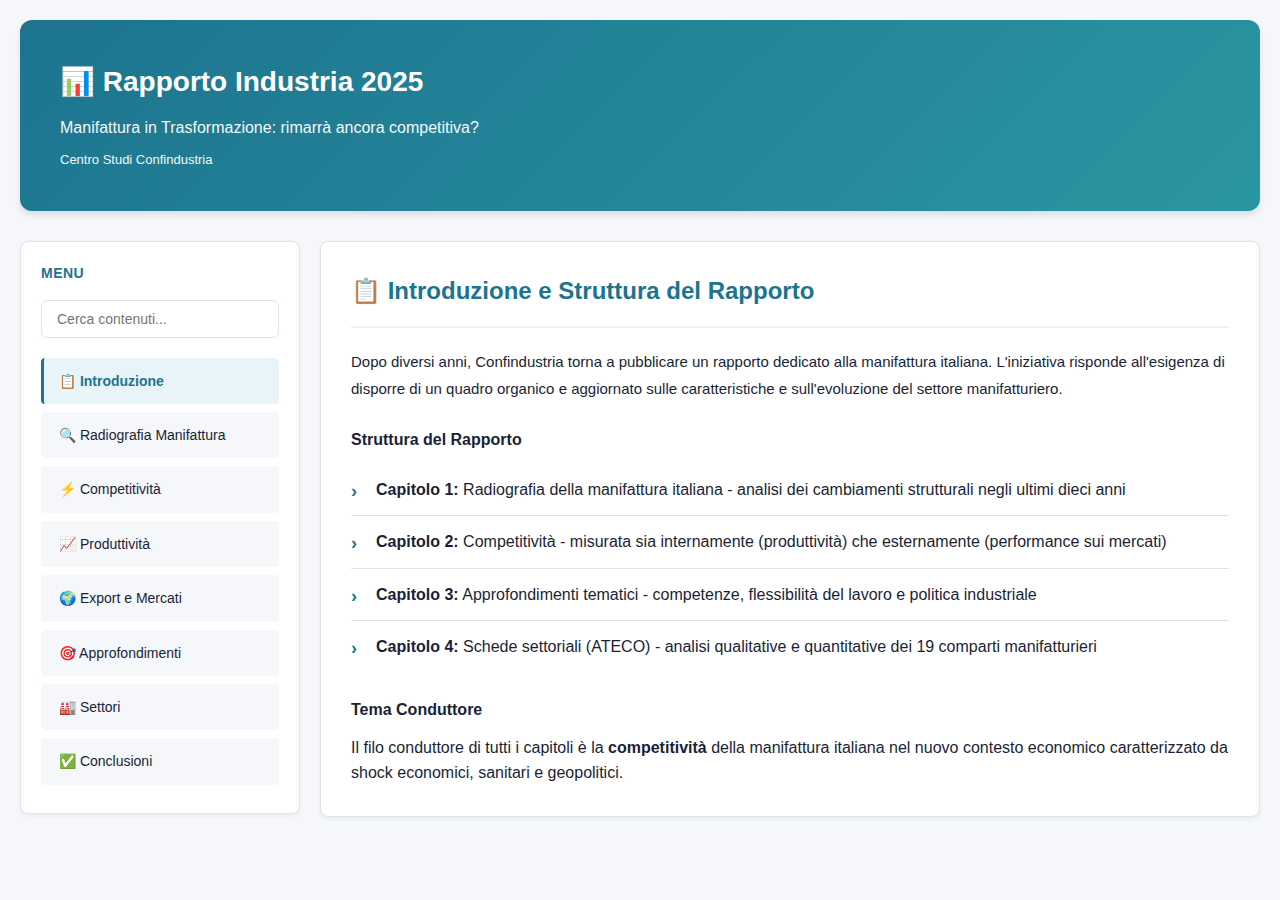
<file: index.html>
<!DOCTYPE html>
<html lang="it">
<head>
    <meta charset="UTF-8">
    <meta name="viewport" content="width=device-width, initial-scale=1.0">
    <title>Rapporto Industria 2025 - Manifattura in Trasformazione</title>
    <style>
        :root {
            --color-primary: #1d748f;
            --color-secondary: #2a96a1;
            --color-bg: #f5f7fa;
            --color-surface: #ffffff;
            --color-text: #1a1f36;
            --color-text-light: #6c757d;
            --color-border: #e0e4e8;
            --color-accent-1: #e8f4f8;
            --color-accent-2: #fef5e7;
            --color-accent-3: #f0f8f5;
            --color-accent-4: #fdf5f5;
        }

        * {
            box-sizing: border-box;
            margin: 0;
            padding: 0;
        }

        body {
            font-family: -apple-system, BlinkMacSystemFont, 'Segoe UI', Roboto, sans-serif;
            background-color: var(--color-bg);
            color: var(--color-text);
            line-height: 1.6;
        }

        .container {
            max-width: 1400px;
            margin: 0 auto;
            padding: 20px;
        }

        header {
            background: linear-gradient(135deg, var(--color-primary) 0%, var(--color-secondary) 100%);
            color: white;
            padding: 40px;
            border-radius: 12px;
            margin-bottom: 30px;
            box-shadow: 0 4px 6px rgba(0,0,0,0.1);
        }

        header h1 {
            font-size: 28px;
            margin-bottom: 10px;
        }

        header p {
            font-size: 16px;
            opacity: 0.95;
        }

        .main-layout {
            display: grid;
            grid-template-columns: 280px 1fr;
            gap: 20px;
        }

        .sidebar {
            background: var(--color-surface);
            border-radius: 8px;
            padding: 20px;
            height: fit-content;
            position: sticky;
            top: 20px;
            box-shadow: 0 2px 4px rgba(0,0,0,0.05);
            border: 1px solid var(--color-border);
        }

        .sidebar h3 {
            font-size: 14px;
            text-transform: uppercase;
            color: var(--color-primary);
            margin-bottom: 15px;
            font-weight: 600;
            letter-spacing: 0.5px;
        }

        .menu-item {
            padding: 12px 15px;
            margin-bottom: 8px;
            background: var(--color-bg);
            border-left: 3px solid transparent;
            cursor: pointer;
            border-radius: 4px;
            transition: all 0.2s ease;
            font-size: 14px;
            color: var(--color-text);
        }

        .menu-item:hover {
            background: var(--color-accent-1);
            border-left-color: var(--color-secondary);
        }

        .menu-item.active {
            background: var(--color-accent-1);
            border-left-color: var(--color-primary);
            color: var(--color-primary);
            font-weight: 600;
        }

        .content-area {
            background: var(--color-surface);
            border-radius: 8px;
            padding: 30px;
            box-shadow: 0 2px 4px rgba(0,0,0,0.05);
            border: 1px solid var(--color-border);
        }

        .section {
            display: none;
        }

        .section.active {
            display: block;
            animation: fadeIn 0.3s ease;
        }

        @keyframes fadeIn {
            from { opacity: 0; transform: translateY(10px); }
            to { opacity: 1; transform: translateY(0); }
        }

        .section h2 {
            font-size: 24px;
            color: var(--color-primary);
            margin-bottom: 20px;
            border-bottom: 2px solid var(--color-accent-1);
            padding-bottom: 15px;
        }

        .section h3 {
            font-size: 16px;
            color: var(--color-text);
            margin-top: 25px;
            margin-bottom: 12px;
            font-weight: 600;
        }

        .bullet-list {
            list-style: none;
            padding: 0;
        }

        .bullet-list li {
            padding: 12px 0 12px 25px;
            position: relative;
            color: var(--color-text);
            line-height: 1.7;
            border-bottom: 1px solid var(--color-border);
        }

        .bullet-list li:last-child {
            border-bottom: none;
        }

        .bullet-list li:before {
            content: "›";
            position: absolute;
            left: 0;
            color: var(--color-primary);
            font-weight: bold;
            font-size: 18px;
        }

        .stat-card {
            background: var(--color-accent-1);
            border-left: 4px solid var(--color-primary);
            padding: 18px;
            margin: 15px 0;
            border-radius: 6px;
            font-size: 14px;
        }

        .stat-card .label {
            color: var(--color-text-light);
            font-size: 12px;
            text-transform: uppercase;
            margin-bottom: 8px;
        }

        .stat-card .value {
            font-size: 18px;
            font-weight: 600;
            color: var(--color-primary);
        }

        .highlight {
            background: var(--color-accent-2);
            padding: 20px;
            border-radius: 6px;
            margin: 20px 0;
            border-left: 4px solid #f39c12;
        }

        .highlight p {
            margin: 0;
            font-size: 14px;
            line-height: 1.8;
        }

        .tabs {
            display: flex;
            gap: 10px;
            margin-bottom: 20px;
            border-bottom: 2px solid var(--color-border);
        }

        .tab-btn {
            padding: 12px 20px;
            background: none;
            border: none;
            color: var(--color-text-light);
            cursor: pointer;
            font-size: 14px;
            font-weight: 500;
            border-bottom: 2px solid transparent;
            margin-bottom: -2px;
            transition: all 0.2s ease;
        }

        .tab-btn:hover {
            color: var(--color-primary);
        }

        .tab-btn.active {
            color: var(--color-primary);
            border-bottom-color: var(--color-primary);
        }

        .comparison-table {
            width: 100%;
            border-collapse: collapse;
            margin: 20px 0;
            font-size: 14px;
        }

        .comparison-table th {
            background: var(--color-accent-1);
            color: var(--color-primary);
            padding: 12px;
            text-align: left;
            font-weight: 600;
            border: 1px solid var(--color-border);
        }

        .comparison-table td {
            padding: 12px;
            border: 1px solid var(--color-border);
        }

        .comparison-table tr:nth-child(even) {
            background: var(--color-bg);
        }

        .footnote {
            font-size: 12px;
            color: var(--color-text-light);
            margin-top: 20px;
            padding-top: 15px;
            border-top: 1px solid var(--color-border);
            font-style: italic;
        }

        .search-box {
            margin-bottom: 20px;
        }

        .search-box input {
            width: 100%;
            padding: 10px 15px;
            border: 1px solid var(--color-border);
            border-radius: 6px;
            font-size: 14px;
        }

        .search-results {
            margin-top: 15px;
            font-size: 12px;
            color: var(--color-text-light);
        }

        .no-results {
            text-align: center;
            padding: 40px 20px;
            color: var(--color-text-light);
        }

        @media (max-width: 768px) {
            .main-layout {
                grid-template-columns: 1fr;
            }

            .sidebar {
                position: static;
            }

            header h1 {
                font-size: 20px;
            }

            .content-area {
                padding: 20px;
            }
        }
    </style>
</head>
<body>
    <div class="container">
        <header>
            <h1>📊 Rapporto Industria 2025</h1>
            <p>Manifattura in Trasformazione: rimarrà ancora competitiva?</p>
            <p style="font-size: 13px; margin-top: 10px;">Centro Studi Confindustria</p>
        </header>

        <div class="main-layout">
            <div class="sidebar">
                <h3>Menu</h3>
                <div class="search-box">
                    <input type="text" id="searchInput" placeholder="Cerca contenuti...">
                    <div class="search-results" id="searchResults"></div>
                </div>

                <div class="menu-item active" onclick="showSection('overview')">📋 Introduzione</div>
                <div class="menu-item" onclick="showSection('radiografia')">🔍 Radiografia Manifattura</div>
                <div class="menu-item" onclick="showSection('competitività')">⚡ Competitività</div>
                <div class="menu-item" onclick="showSection('produttività')">📈 Produttività</div>
                <div class="menu-item" onclick="showSection('export')">🌍 Export e Mercati</div>
                <div class="menu-item" onclick="showSection('approfondimenti')">🎯 Approfondimenti</div>
                <div class="menu-item" onclick="showSection('settori')">🏭 Settori</div>
                <div class="menu-item" onclick="showSection('conclusioni')">✅ Conclusioni</div>
            </div>

            <div class="content-area">
                <!-- INTRODUZIONE -->
                <div id="overview" class="section active">
                    <h2>📋 Introduzione e Struttura del Rapporto</h2>
                    <p style="font-size: 15px; line-height: 1.8; margin-bottom: 20px;">Dopo diversi anni, Confindustria torna a pubblicare un rapporto dedicato alla manifattura italiana. L'iniziativa risponde all'esigenza di disporre di un quadro organico e aggiornato sulle caratteristiche e sull'evoluzione del settore manifatturiero.</p>

                    <h3>Struttura del Rapporto</h3>
                    <ul class="bullet-list">
                        <li><strong>Capitolo 1:</strong> Radiografia della manifattura italiana - analisi dei cambiamenti strutturali negli ultimi dieci anni</li>
                        <li><strong>Capitolo 2:</strong> Competitività - misurata sia internamente (produttività) che esternamente (performance sui mercati)</li>
                        <li><strong>Capitolo 3:</strong> Approfondimenti tematici - competenze, flessibilità del lavoro e politica industriale</li>
                        <li><strong>Capitolo 4:</strong> Schede settoriali (ATECO) - analisi qualitative e quantitative dei 19 comparti manifatturieri</li>
                    </ul>

                    <h3>Tema Conduttore</h3>
                    <p>Il filo conduttore di tutti i capitoli è la <strong>competitività</strong> della manifattura italiana nel nuovo contesto economico caratterizzato da shock economici, sanitari e geopolitici.</p>
                </div>

                <!-- RADIOGRAFIA -->
                <div id="radiografia" class="section">
                    <h2>🔍 Radiografia della Manifattura Italiana</h2>

                    <h3>Posizione nel Contesto Globale</h3>
                    <div class="stat-card">
                        <div class="label">Ranking Mondiale</div>
                        <div class="value">8ª manifattura al mondo, 2ª in Europa</div>
                    </div>
                    <ul class="bullet-list">
                        <li>2,1% del valore aggiunto manifatturiero globale</li>
                        <li>13% del valore aggiunto manifatturiero europeo</li>
                        <li>15% del PIL italiano (30% considerando l'indotto)</li>
                        <li>35% degli investimenti in macchinari e attrezzature</li>
                        <li>50% della spesa in R&S nazionale</li>
                    </ul>

                    <h3>Specializzazione Settoriale</h3>
                    <ul class="bullet-list">
                        <li><strong>Media e bassa intensità tecnologica:</strong> ~60% del valore aggiunto</li>
                        <li><strong>Meccanica strumentale:</strong> 14% del valore aggiunto manifatturiero</li>
                        <li><strong>Prodotti in metallo:</strong> 13%</li>
                        <li><strong>Alimentare:</strong> 9%</li>
                        <li><strong>Tessile, abbigliamento, pelle, mobili:</strong> Pesi particolarmente elevati nel contesto europeo (20-50%)</li>
                    </ul>

                    <h3>Dimensione Aziendale</h3>
                    <table class="comparison-table">
                        <tr>
                            <th>Indicatore</th>
                            <th>Italia</th>
                            <th>Francia</th>
                            <th>Germania</th>
                            <th>Spagna</th>
                        </tr>
                        <tr>
                            <td>Quota grandi imprese (250+ addetti)</td>
                            <td><strong>42%</strong></td>
                            <td>74%</td>
                            <td>75%</td>
                            <td>-</td>
                        </tr>
                        <tr>
                            <td>Quota micro e piccole imprese</td>
                            <td><strong>30%+</strong></td>
                            <td>~14%</td>
                            <td>~10%</td>
                            <td>-</td>
                        </tr>
                    </table>

                    <div class="highlight">
                        <p><strong>⚠️ Nota importante:</strong> Nell'ultimo decennio, riduzione del 12% delle micro imprese e significativa crescita della dimensione media tra le grandi imprese, indicando un processo di selezione e consolidamento del tessuto produttivo.</p>
                    </div>

                    <h3>Salari e Produttività</h3>
                    <ul class="bullet-list">
                        <li>Produttività superiore rispetto ad altri settori</li>
                        <li>Salari +20% vs servizi, +21% vs costruzioni, +8,3% vs settore pubblico</li>
                    </ul>

                    <h3>Solidità Finanziaria</h3>
                    <ul class="bullet-list">
                        <li>Capitale proprio sul totale passivo: dal 34,5% (2007) al 48,9% (2023)</li>
                        <li>Stock di prestiti: dal 100% del valore aggiunto (2011) al 56% (2024)</li>
                        <li>Allentamento vincoli finanziari associato a +5-10% produttività media</li>
                    </ul>

                    <h3>Apertura ai Mercati Internazionali</h3>
                    <div class="stat-card">
                        <div class="label">Export 2023</div>
                        <div class="value">48,2% della produzione</div>
                    </div>
                    <ul class="bullet-list">
                        <li>Surplus commerciale: ~120 miliardi di euro</li>
                        <li>Principale motore: meccanica strumentale</li>
                        <li>Esportazioni altamente diversificate per settore e mercato</li>
                    </ul>

                    <h3>Dipendenze Critiche</h3>
                    <ul class="bullet-list">
                        <li>364 prodotti critici per ~26 miliardi di euro (8,7% del valore aggiunto)</li>
                        <li>Riduzione di circa 1/3 negli ultimi 8 anni</li>
                        <li>Farmaceutica: alta concentrazione delle importazioni</li>
                        <li>Elettronica: esposizione geopolitica alta (80-90% dalla Cina)</li>
                    </ul>

                    <h3>Dinamica Recente (2023-2024)</h3>
                    <ul class="bullet-list">
                        <li>Calo della produzione: -2,0% (2023), -4,0% (2024)</li>
                        <li>Livelli produttivi tornati al di sotto dei pre-pandemia</li>
                        <li>2025: recupero moderato (+0,5% primo trimestre, +0,2% secondo, -0,5% terzo)</li>
                    </ul>
                </div>

                <!-- COMPETITIVITÀ -->
                <div id="competitività" class="section">
                    <h2>⚡ Competitività della Manifattura Italiana</h2>

                    <div class="tabs">
                        <button class="tab-btn active" onclick="switchTab('comp-interna', this)">Competitività Interna</button>
                        <button class="tab-btn" onclick="switchTab('comp-esterna', this)">Competitività Esterna</button>
                    </div>

                    <div id="comp-interna" class="tab-content" style="display: block;">
                        <h3>Competitività Interna: Produttività</h3>
                        <p>La bassa dinamica della produttività rappresenta una delle principali criticità strutturali della manifattura italiana.</p>

                        <div class="highlight">
                            <p><strong>Crescita cumulata negli ultimi 30 anni:</strong> +26% in Italia vs +78% in Francia/Germania, +54% in Spagna</p>
                        </div>

                        <ul class="bullet-list">
                            <li><strong>Periodo 1995-2014:</strong> Divergenza principale dai competitors europei (contributo negativo della PTF)</li>
                            <li><strong>Periodo 2015-2019:</strong> Segnali di convergenza verso Francia/Germania</li>
                            <li><strong>Periodo 2020-2024:</strong> Crisi sanitaria e shock energetico hanno rallentato convergenza</li>
                        </ul>

                        <h3>Effetto dello Shock Energetico</h3>
                        <ul class="bullet-list">
                            <li>L'Italia colpita più severamente rispetto ad altri paesi europei</li>
                            <li>Incremento marcato dell'incidenza dei costi energetici</li>
                            <li>Rischi: riduzione incentivi a investire nei settori energy-intensive</li>
                            <li>Labour hoarding 2023-2024: calo della produttività del lavoro per calo della produzione</li>
                        </ul>
                    </div>

                    <div id="comp-esterna" class="tab-content" style="display: none;">
                        <h3>Competitività Esterna: Mercati Internazionali</h3>
                        <div class="stat-card">
                            <div class="label">Crescita export 2015-2024</div>
                            <div class="value">+2,4% annuo medio</div>
                        </div>
                        <ul class="bullet-list">
                            <li><strong>Francia:</strong> +0,8% annuo</li>
                            <li><strong>Germania:</strong> +1,1% annuo</li>
                            <li><strong>Spagna:</strong> In linea con l'Italia</li>
                        </ul>

                        <h3>Fattori di Successo</h3>
                        <ul class="bullet-list">
                            <li><strong>Diffusi guadagni di qualità:</strong> Particolarmente evidenti in farmaceutica, mezzi di trasporto, alimentare e bevande</li>
                            <li><strong>Dinamica favorevole dei prezzi:</strong> Contenimento del costo del lavoro per unità di prodotto</li>
                            <li><strong>Produttività del lavoro:</strong> Contributo positivo in diversi comparti</li>
                        </ul>

                        <div class="highlight">
                            <p><strong>✅ Conclusione:</strong> L'Italia ha guadagnato quote nei mercati internazionali rispetto ai principali paesi europei, mostrando un rafforzamento della competitività "rivelata".</p>
                        </div>
                    </div>
                </div>

                <!-- PRODUTTIVITÀ -->
                <div id="produttività" class="section">
                    <h2>📈 Dinamica della Produttività</h2>

                    <h3>Contributi alla Crescita della Produttività</h3>
                    <ul class="bullet-list">
                        <li><strong>Effetto "within sectors":</strong> Variazioni positive nella produttività media e riallocazione efficiente delle risorse entro settori (contributo maggiore)</li>
                        <li><strong>Effetto "between sectors":</strong> Riallocazione tra comparti manifatturieri diversi (contributo limitato)</li>
                    </ul>

                    <h3>Caratteristiche Principali</h3>
                    <ul class="bullet-list">
                        <li>Miglioramento più marcato tra le imprese alla frontiera della distribuzione della produttività</li>
                        <li>Incremento del divario tra imprese alla frontiera e resto del tessuto produttivo</li>
                        <li>Assenza di cambiamenti strutturali rilevanti nella composizione settoriale</li>
                        <li>Contributi complessivamente modesti in termini assoluti</li>
                    </ul>

                    <h3>Leve per Rafforzare la Produttività</h3>
                    <div class="highlight">
                        <p>Per rafforzare in modo duraturo la dinamica della produttività, è necessario agire contestualmente su più fronti:</p>
                    </div>
                    <ul class="bullet-list">
                        <li>Sostenere l'innovazione e l'efficienza delle imprese alla frontiera</li>
                        <li>Promuovere diffusione delle migliori pratiche gestionali e tecnologiche tra realtà meno produttive</li>
                        <li>Favorire la crescita dimensionale delle imprese meno efficienti</li>
                        <li>Agevolare riallocazione delle risorse verso imprese e settori con maggiore potenziale</li>
                    </ul>

                    <h3>Investimenti in Capitale Fisico e Immateriale</h3>
                    <table class="comparison-table">
                        <tr>
                            <th>Tipo di Investimento</th>
                            <th>Italia (2015-2024)</th>
                            <th>Francia</th>
                            <th>Germania</th>
                        </tr>
                        <tr>
                            <td>Capitale fisso totale</td>
                            <td>25% del V.A.</td>
                            <td>22%</td>
                            <td>20%</td>
                        </tr>
                        <tr>
                            <td>Beni materiali</td>
                            <td>18,1%</td>
                            <td>11%</td>
                            <td>9,3%</td>
                        </tr>
                        <tr>
                            <td>Beni immateriali</td>
                            <td>15%</td>
                            <td>23%</td>
                            <td>18%</td>
                        </tr>
                    </table>

                    <p style="margin-top: 15px; font-size: 13px; color: var(--color-text-light);"><strong>Nota:</strong> L'Italia investe più in beni materiali ma meno in immateriali (proprietà intellettuale, R&S), indicando un gap nell'innovazione tecnologica.</p>
                </div>

                <!-- EXPORT -->
                <div id="export" class="section">
                    <h2>🌍 Export e Mercati Internazionali</h2>

                    <h3>Principali Settori Esportatori (Media 2023-2024)</h3>
                    <table class="comparison-table">
                        <tr>
                            <th>Settore</th>
                            <th>% Export Manifatturiero</th>
                        </tr>
                        <tr>
                            <td>Meccanica</td>
                            <td><strong>17,1%</strong></td>
                        </tr>
                        <tr>
                            <td>Tessile-Abbigliamento-Pelle</td>
                            <td><strong>10,8%</strong></td>
                        </tr>
                        <tr>
                            <td>Alimentare e Bevande</td>
                            <td><strong>9,8%</strong></td>
                        </tr>
                        <tr>
                            <td>Farmaceutica</td>
                            <td><strong>8,6%</strong></td>
                        </tr>
                        <tr>
                            <td>Autoveicoli</td>
                            <td><strong>7,3%</strong></td>
                        </tr>
                    </table>

                    <h3>Dinamiche Settoriali</h3>
                    <ul class="bullet-list">
                        <li><strong>Farmaceutica:</strong> Incremento particolarmente significativo dell'apertura agli scambi commerciali</li>
                        <li><strong>Meccanica strumentale:</strong> Principale trainante del surplus commerciale (~120 miliardi euro)</li>
                    </ul>

                    <h3>Qualità e Posizionamento</h3>
                    <div class="stat-card">
                        <div class="label">Fattore Competitivo Principale</div>
                        <div class="value">Qualità dei Prodotti</div>
                    </div>
                    <ul class="bullet-list">
                        <li>Guadagni di qualità diffusi tra i settori</li>
                        <li>Particolarmente evidenti in: farmaceutica, mezzi di trasporto, alimentare-bevande</li>
                        <li>Complementati da: contenimento costi lavoro/unità di prodotto, produttività del lavoro</li>
                    </ul>
                </div>

                <!-- APPROFONDIMENTI -->
                <div id="approfondimenti" class="section">
                    <h2>🎯 Approfondimenti Tematici</h2>

                    <h3>Tema 1: Il Valore di Competenze, Flessibilità e Inclusione</h3>
                    <p>La capacità dell'industria italiana di crescere e competere nei prossimi decenni dipenderà in misura crescente dal funzionamento del suo mercato del lavoro.</p>

                    <h4 style="margin-top: 20px; font-size: 15px; color: var(--color-text);">Sfide principali:</h4>
                    <ul class="bullet-list">
                        <li>Declino demografico</li>
                        <li>Trasformazione tecnologica</li>
                        <li>Necessità di adattamento delle competenze</li>
                    </ul>

                    <h4 style="margin-top: 20px; font-size: 15px; color: var(--color-text);">Direttrici di politica economica:</h4>
                    <ul class="bullet-list">
                        <li><strong>Ampliare base occupazionale:</strong> Investimenti in asili nido e servizi di cura per favorire occupazione femminile e giovanile</li>
                        <li><strong>Rafforzare produttività:</strong> Diffusione di buone pratiche manageriali essenziali per adozione consapevole tecnologie digitali</li>
                        <li><strong>Migliorare efficienza istituzionale:</strong> Quadro regolatorio che incentivi mobilità del lavoro e investimenti innovativi, riducendo incertezza</li>
                    </ul>

                    <h3>Tema 2: Il Ritorno della Politica Industriale</h3>
                    <p>L'intervento pubblico è nuovamente percepito come strumento necessario per rafforzare resilienza, rivitalizzare produttività e accelerare transizione digitale e verde.</p>

                    <h4 style="margin-top: 20px; font-size: 15px; color: var(--color-text);">Evidenze principali:</h4>
                    <ul class="bullet-list">
                        <li>Sussidi pubblici diffusi tra grandi gruppi manifatturieri</li>
                        <li>Forti eterogeneità tra paesi e settori</li>
                        <li>Cina caratterizzata dai livelli di supporto più elevati</li>
                        <li>Relazione positiva tra intensità aiuti e quote sui mercati globali</li>
                    </ul>

                    <h4 style="margin-top: 20px; font-size: 15px; color: var(--color-text);">Fattori di successo:</h4>
                    <ul class="bullet-list">
                        <li><strong>Criteri di allocazione oggettivi:</strong> Più efficienti della discrezionalità politica</li>
                        <li><strong>Coerenza con struttura produttiva:</strong> Orientare verso prodotti ad alta complessità tecnologica</li>
                        <li><strong>Sostenibilità nel tempo:</strong> Sviluppare vantaggio comparato duraturo con ricadute positive sulla crescita</li>
                    </ul>
                </div>

                <!-- SETTORI -->
                <div id="settori" class="section">
                    <h2>🏭 Analisi Settoriale</h2>

                    <h3>Caratteristiche Comuni della Manifattura Italiana</h3>
                    <ul class="bullet-list">
                        <li>Forte interconnessione con mercati internazionali</li>
                        <li>Struttura dimensionale orientata verso le PMI</li>
                        <li>Elevati livelli di produttività nelle medie e grandi imprese</li>
                        <li>Eterogeneità marcata nei dinamiche competitive dei singoli comparti</li>
                    </ul>

                    <h3>Fattori di Vantaggio Competitivo (per Settore)</h3>
                    <div class="highlight">
                        <p><strong>Secondo le associazioni di categoria:</strong></p>
                    </div>
                    <ul class="bullet-list">
                        <li>Qualità dei prodotti (trasversale)</li>
                        <li>Elevata specializzazione settoriale</li>
                        <li>Competenze tecniche consolidate</li>
                        <li>Tradizione e know-how storico nei comparti storici</li>
                    </ul>

                    <h3>Ostacoli alla Competitività (per Settore)</h3>
                    <div class="highlight">
                        <p><strong>Principali criticità identificate:</strong></p>
                    </div>
                    <ul class="bullet-list">
                        <li>Costo dell'energia (energy-intensive sectors)</li>
                        <li>Prezzo dei beni intermedi</li>
                        <li>Incertezza geopolitica</li>
                        <li>Pressioni dalla competizione internazionale</li>
                    </ul>

                    <h3>Transizione Verde</h3>
                    <p>Elemento ambivalente che genera:</p>
                    <ul class="bullet-list">
                        <li><strong>Opportunità:</strong> Sviluppo di nuovi prodotti e processi sostenibili</li>
                        <li><strong>Pressioni competitive:</strong> A seconda dei settori e dell'intensità degli investimenti richiesti</li>
                    </ul>
                </div>

                <!-- CONCLUSIONI -->
                <div id="conclusioni" class="section">
                    <h2>✅ Conclusioni e Prospettive</h2>

                    <h3>Punti di Forza della Manifattura Italiana</h3>
                    <ul class="bullet-list">
                        <li>Posizione rilevante nel contesto globale (8ª mondiale, 2ª europea)</li>
                        <li>Elevata diversificazione settoriale (resilienza agli shock)</li>
                        <li>Solidità finanziaria consolidata (capitale proprio al 48,9%)</li>
                        <li>Competitività "rivelata" su mercati internazionali (+2,4% export annuo)</li>
                        <li>Qualità superiore dei prodotti e specializzazione consolidata</li>
                        <li>Produttività superiore nelle medie e grandi imprese rispetto a competitors</li>
                    </ul>

                    <h3>Principali Criticità</h3>
                    <ul class="bullet-list">
                        <li>Bassa dinamica della produttività storica (gap di 30 anni)</li>
                        <li>Elevata esposizione ai costi energetici</li>
                        <li>Divario crescente tra imprese alla frontiera e resto del tessuto</li>
                        <li>Investimenti insufficienti in beni immateriali e innovazione tecnologica</li>
                        <li>Struttura dimensionale ancora orientata verso PMI (vs competitors)</li>
                        <li>Complessità geopolitiche e dipendenze critiche</li>
                    </ul>

                    <div class="highlight">
                        <p><strong>La domanda centrale:</strong> Rimarrà ancora competitiva la manifattura italiana?</p>
                        <p style="margin-top: 10px;"><strong>Risposta:</strong> La competitività è possibile ma non automatica. Richiede azioni integrate su più fronti: innovazione, consolidamento dimensionale, investimenti immateriali, politiche del lavoro inclusive e politica industriale strategica.</p>
                    </div>

                    <h3>Raccomandazioni di Policy</h3>
                    <ul class="bullet-list">
                        <li>Sostenere l'innovazione diffusa, non solo presso imprese alla frontiera</li>
                        <li>Facilitare consolidamento dimensionale e M&A strategiche</li>
                        <li>Potenziare investimenti in R&S e proprietà intellettuale</li>
                        <li>Promuovere diffusione di buone pratiche manageriali</li>
                        <li>Sviluppare competenze tecniche e digitali della forza lavoro</li>
                        <li>Orientare politica industriale verso tecnologie ad alta complessità</li>
                        <li>Diversificare catene di fornitura critiche (geo-sourcing)</li>
                    </ul>
                </div>
            </div>
        </div>
    </div>

    <script>
        function showSection(sectionId) {
            // Nascondi tutte le sezioni
            const sections = document.querySelectorAll('.section');
            sections.forEach(s => s.classList.remove('active'));

            // Mostra la sezione selezionata
            document.getElementById(sectionId).classList.add('active');

            // Aggiorna menu attivo
            const menuItems = document.querySelectorAll('.menu-item');
            menuItems.forEach(item => item.classList.remove('active'));
            event.target.classList.add('active');

            // Scroll to top
            document.querySelector('.content-area').scrollTop = 0;
        }

        function switchTab(tabId, element) {
            // Nascondi tutti i tab
            const tabs = document.querySelectorAll('.tab-content');
            tabs.forEach(tab => tab.style.display = 'none');

            // Mostra il tab selezionato
            document.getElementById(tabId).style.display = 'block';

            // Aggiorna bottoni tab
            const tabBtns = document.querySelectorAll('.tab-btn');
            tabBtns.forEach(btn => btn.classList.remove('active'));
            element.classList.add('active');
        }

        // Funzione ricerca
        document.getElementById('searchInput').addEventListener('keyup', function(e) {
            const searchTerm = e.target.value.toLowerCase();
            const searchResults = document.getElementById('searchResults');

            if (searchTerm.length < 2) {
                searchResults.innerHTML = '';
                return;
            }

            const sections = [
                { id: 'overview', title: 'Introduzione' },
                { id: 'radiografia', title: 'Radiografia Manifattura' },
                { id: 'competitività', title: 'Competitività' },
                { id: 'produttività', title: 'Produttività' },
                { id: 'export', title: 'Export' },
                { id: 'approfondimenti', title: 'Approfondimenti' },
                { id: 'settori', title: 'Settori' },
                { id: 'conclusioni', title: 'Conclusioni' }
            ];

            const results = sections.filter(s => s.title.toLowerCase().includes(searchTerm));

            if (results.length > 0) {
                searchResults.innerHTML = '<div style="margin-top: 10px;">' + results.map(r => 
                    `<div style="padding: 8px; background: var(--color-accent-1); margin-bottom: 5px; border-radius: 4px; cursor: pointer; font-size: 12px;" onclick="showSectionFromSearch('${r.id}')">${r.title}</div>`
                ).join('') + '</div>';
            } else {
                searchResults.innerHTML = '<div style="color: var(--color-text-light); font-size: 12px; margin-top: 5px;">Nessun risultato trovato</div>';
            }
        });

        function showSectionFromSearch(sectionId) {
            document.querySelectorAll('.section').forEach(s => s.classList.remove('active'));
            document.getElementById(sectionId).classList.add('active');
            
            const menuItems = document.querySelectorAll('.menu-item');
            menuItems.forEach(item => item.classList.remove('active'));
            const matchingItem = Array.from(menuItems).find(item => 
                item.textContent.toLowerCase().includes(document.getElementById(sectionId).querySelector('h2').textContent.toLowerCase())
            );
            if (matchingItem) matchingItem.classList.add('active');

            document.querySelector('.content-area').scrollTop = 0;
        }
    </script>
</body>
</html>
</file>
